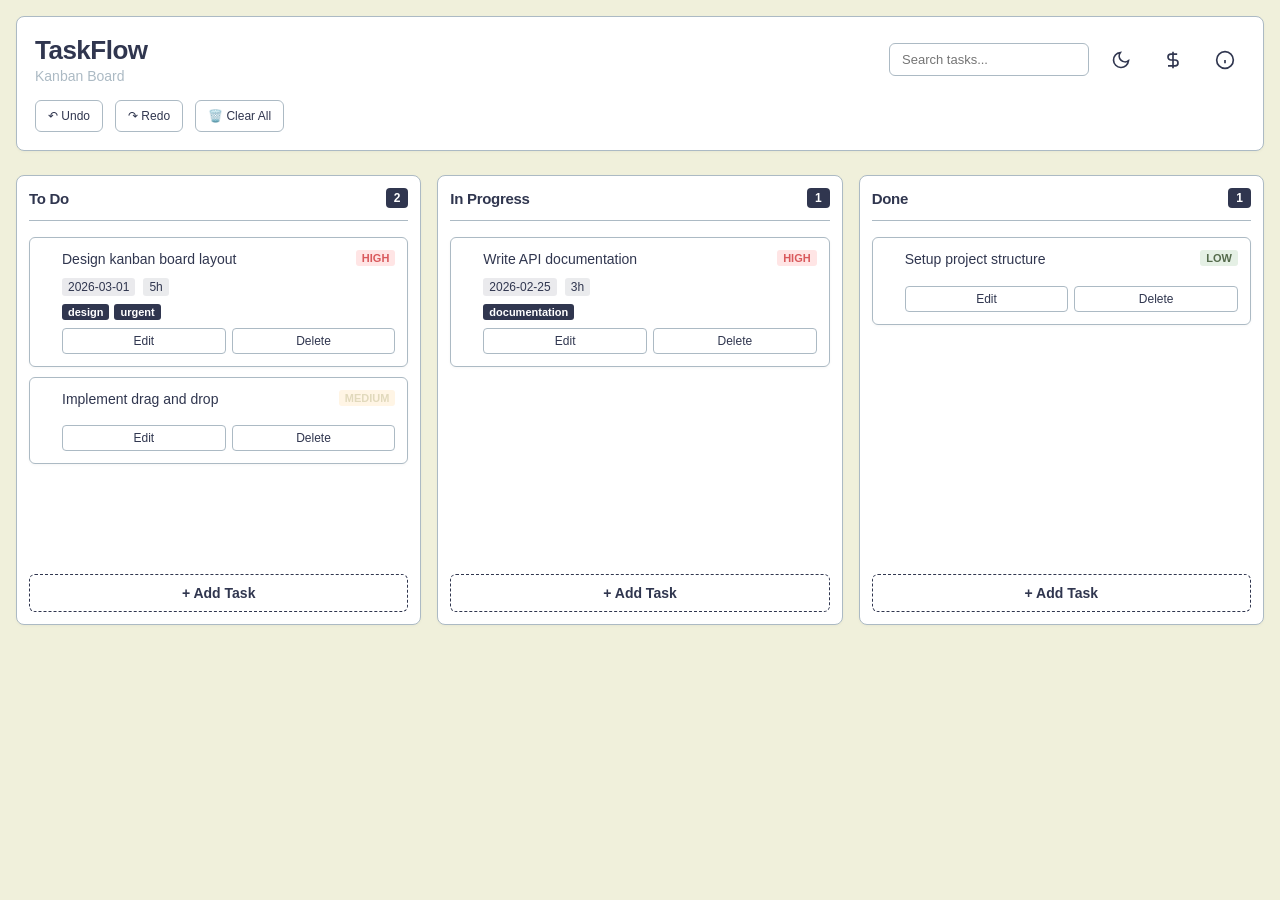
<file: index.html>
<!DOCTYPE html>
<html lang="en">
<head>
    <meta charset="UTF-8">
    <meta name="viewport" content="width=device-width, initial-scale=1.0">
    <title>TaskFlow - Professional Kanban Board</title>
    <link rel="stylesheet" href="style.css">
</head>
<body>
    <div class="container">
        <header>
            <div class="header-top">
                <div class="header-left">
                    <h1>TaskFlow</h1>
                    <p>Kanban Board</p>
                </div>
                <div class="header-right">
                    <input type="text" id="searchBox" class="search-box" placeholder="Search tasks...">
                    <button class="btn-icon" onclick="toggleDarkMode()" title="Dark Mode">
                        <svg width="20" height="20" viewBox="0 0 24 24" fill="none" stroke="currentColor" stroke-width="2">
                            <path d="M21 12.79A9 9 0 1 1 11.21 3 7 7 0 0 0 21 12.79z"></path>
                        </svg>
                    </button>
                    <button class="btn-icon" onclick="showStats()" title="Statistics">
                        <svg width="20" height="20" viewBox="0 0 24 24" fill="none" stroke="currentColor" stroke-width="2">
                            <line x1="12" y1="2" x2="12" y2="22"></line>
                            <path d="M17 5H9.5a3.5 3.5 0 0 0 0 7h5a3.5 3.5 0 0 1 0 7H6"></path>
                        </svg>
                    </button>
                    <button class="btn-icon" onclick="showHelp()" title="Help">
                        <svg width="20" height="20" viewBox="0 0 24 24" fill="none" stroke="currentColor" stroke-width="2">
                            <circle cx="12" cy="12" r="10"></circle>
                            <path d="M12 16v-4M12 8h.01"></path>
                        </svg>
                    </button>
                </div>
            </div>
            <div class="header-bottom">
                <button class="btn-undo" onclick="undo()" title="Undo">↶ Undo</button>
                <button class="btn-redo" onclick="redo()" title="Redo">↷ Redo</button>
                <button class="btn-clear-all" onclick="clearAll()" title="Clear All">🗑️ Clear All</button>
            </div>
        </header>

        <!-- Statistics Panel -->
        <div class="stats-panel" id="statsPanel">
            <button class="btn-close" onclick="hideStats()">✕</button>
            <h2>Task Statistics</h2>
            <div class="stats-grid">
                <div class="stat-card">
                    <div class="stat-value" id="totalTasks">0</div>
                    <div class="stat-label">Total</div>
                </div>
                <div class="stat-card">
                    <div class="stat-value" id="completedTasks">0</div>
                    <div class="stat-label">Done</div>
                </div>
                <div class="stat-card">
                    <div class="stat-value" id="inProgressTasks">0</div>
                    <div class="stat-label">In Progress</div>
                </div>
                <div class="stat-card">
                    <div class="stat-value" id="completionRate">0%</div>
                    <div class="stat-label">Completion Rate</div>
                </div>
            </div>
            <div class="priority-stats">
                <h3>Priority Distribution</h3>
                <div class="priority-bar">
                    <div class="priority-segment high" id="highCount"></div>
                    <div class="priority-segment medium" id="mediumCount"></div>
                    <div class="priority-segment low" id="lowCount"></div>
                </div>
                <div class="priority-legend">
                    <span>High: <span id="highLabel">0</span></span>
                    <span>Medium: <span id="mediumLabel">0</span></span>
                    <span>Low: <span id="lowLabel">0</span></span>
                </div>
            </div>
        </div>

        <!-- Kanban Board -->
        <div class="kanban">
            <!-- TO DO Column -->
            <div class="kanban-column" id="todo" ondrop="drop(event)" ondragover="allowDrop(event)">
                <div class="column-header">
                    <h3>To Do</h3>
                    <span class="task-count">0</span>
                </div>
                <div class="kanban-items" id="todo-items"></div>
                <button class="btn-add-task" onclick="addTask('todo')">+ Add Task</button>
            </div>

            <!-- DOING Column -->
            <div class="kanban-column" id="doing" ondrop="drop(event)" ondragover="allowDrop(event)">
                <div class="column-header">
                    <h3>In Progress</h3>
                    <span class="task-count">0</span>
                </div>
                <div class="kanban-items" id="doing-items"></div>
                <button class="btn-add-task" onclick="addTask('doing')">+ Add Task</button>
            </div>

            <!-- DONE Column -->
            <div class="kanban-column" id="done" ondrop="drop(event)" ondragover="allowDrop(event)">
                <div class="column-header">
                    <h3>Done</h3>
                    <span class="task-count">0</span>
                </div>
                <div class="kanban-items" id="done-items"></div>
                <button class="btn-add-task" onclick="addTask('done')">+ Add Task</button>
            </div>
        </div>
    </div>

    <!-- Task Creation/Edit Modal -->
    <div class="modal" id="taskModal">
        <div class="modal-content">
            <button class="modal-close" onclick="closeTaskModal()">✕</button>
            <h2 id="modalTitle">Create New Task</h2>
            <form onsubmit="saveTask(event)">
                <div class="form-group">
                    <label for="taskText">Task Description *</label>
                    <input type="text" id="taskText" required placeholder="What needs to be done?">
                </div>
                <div class="form-row">
                    <div class="form-group">
                        <label for="taskPriority">Priority</label>
                        <select id="taskPriority">
                            <option value="low">Low</option>
                            <option value="medium" selected>Medium</option>
                            <option value="high">High</option>
                        </select>
                    </div>
                    <div class="form-group">
                        <label for="taskDueDate">Due Date</label>
                        <input type="date" id="taskDueDate">
                    </div>
                </div>
                <div class="form-group">
                    <label for="taskDescription">Description</label>
                    <textarea id="taskDescription" placeholder="Add more details..."></textarea>
                </div>
                <div class="form-row">
                    <div class="form-group">
                        <label for="taskTags">Tags (comma-separated)</label>
                        <input type="text" id="taskTags" placeholder="bug, feature, urgent">
                    </div>
                    <div class="form-group">
                        <label for="taskEstimate">Time Estimate (hours)</label>
                        <input type="number" id="taskEstimate" min="0" step="0.5" placeholder="2.5">
                    </div>
                </div>
                <div class="modal-buttons">
                    <button type="submit" class="btn-submit">Save Task</button>
                    <button type="button" class="btn-cancel" onclick="closeTaskModal()">Cancel</button>
                </div>
            </form>
        </div>
    </div>

    <!-- Help Modal -->
    <div class="modal" id="helpModal">
        <div class="modal-content">
            <button class="modal-close" onclick="hideHelp()">✕</button>
            <h2>Keyboard Shortcuts</h2>
            <div class="help-content">
                <h3>Shortcuts</h3>
                <table class="shortcuts-table">
                    <tr><td><kbd>Ctrl + Z</kbd></td><td>Undo last action</td></tr>
                    <tr><td><kbd>Ctrl + Y</kbd></td><td>Redo last action</td></tr>
                    <tr><td><kbd>Ctrl + N</kbd></td><td>Add new task</td></tr>
                    <tr><td><kbd>Ctrl + S</kbd></td><td>Save to file</td></tr>
                    <tr><td><kbd>/</kbd></td><td>Focus search</td></tr>
                    <tr><td><kbd>Esc</kbd></td><td>Close modal/Search</td></tr>
                </table>
                <h3>Features</h3>
                <ul class="help-list">
                    <li><strong>Drag & Drop:</strong> Move tasks between columns</li>
                    <li><strong>Search:</strong> Filter tasks by text, priority, or tags</li>
                    <li><strong>Due Dates:</strong> Set deadlines for tasks</li>
                    <li><strong>Priority:</strong> Organize by high, medium, low</li>
                    <li><strong>Tags:</strong> Categorize tasks with custom tags</li>
                    <li><strong>Time Estimates:</strong> Track time allocation</li>
                    <li><strong>Dark Mode:</strong> Easy on the eyes</li>
                    <li><strong>Auto-Save:</strong> All changes saved to LocalStorage</li>
                </ul>
            </div>
        </div>
    </div>

    <!-- Toast Notification -->
    <div class="toast" id="toast"></div>

    <script src="script.js"></script>
</body>
</html>
</file>
<file: style.css>
/* ===== Global Styles ===== */
* {
    margin: 0;
    padding: 0;
    box-sizing: border-box;
}

:root {
    --primary: #30364F;
    --secondary: #ACBAC4;
    --accent: #E1D9BC;
    --bg-light: #F0F0DB;
    --text-primary: #30364F;
    --text-secondary: #ACBAC4;
    --border: #ACBAC4;
}

body {
    font-family: -apple-system, BlinkMacSystemFont, 'Segoe UI', Roboto, 'Helvetica Neue', sans-serif;
    background: var(--bg-light);
    min-height: 100vh;
    padding: 12px;
    color: var(--text-primary);
    transition: background 0.3s ease, color 0.3s ease;
    overflow-x: hidden;
    margin: 0;
}

body.dark-mode {
    background: var(--primary);
    color: var(--accent);
}

.container {
    max-width: 1600px;
    margin: 0 auto;
}

/* ===== Header ===== */
header {
    background: white;
    border: 1px solid var(--border);
    border-radius: 8px;
    padding: 12px;
    margin-bottom: 16px;
    box-shadow: 0 1px 3px rgba(0, 0, 0, 0.04);
    transition: all 0.2s ease;
}

body.dark-mode header {
    background: #40455A;
    border-color: var(--secondary);
}

.header-top {
    display: flex;
    justify-content: space-between;
    align-items: center;
    margin-bottom: 16px;
    flex-wrap: wrap;
    gap: 12px;
}

.header-left h1 {
    font-size: 20px;
    font-weight: 600;
    margin-bottom: 2px;
    letter-spacing: -0.5px;
}

.header-left p {
    font-size: 14px;
    color: var(--text-secondary);
    font-weight: 400;
}

.header-right {
    display: flex;
    gap: 12px;
    align-items: center;
}

.search-box {
    padding: 8px 12px;
    border: 1px solid var(--border);
    border-radius: 6px;
    font-size: 13px;
    width: 100%;
    max-width: 180px;
    transition: all 0.2s ease;
    background: white;
    color: var(--text-primary);
    font-family: inherit;
}

body.dark-mode .search-box {
    background: #505968;
    color: var(--accent);
    border-color: var(--secondary);
}

.search-box:focus {
    outline: none;
    border-color: var(--primary);
    box-shadow: 0 0 0 3px rgba(48, 54, 79, 0.1);
}

.btn-icon {
    background: transparent;
    border: none;
    cursor: pointer;
    padding: 8px;
    border-radius: 6px;
    transition: all 0.2s ease;
    display: flex;
    align-items: center;
    justify-content: center;
    color: var(--text-primary);
    width: 40px;
    height: 40px;
}

body.dark-mode .btn-icon {
    color: var(--accent);
}

.btn-icon:hover {
    background: var(--accent);
    color: white;
}

.btn-icon svg {
    stroke: currentColor;
}

.header-bottom {
    display: flex;
    gap: 12px;
    flex-wrap: wrap;
}

.btn-undo, .btn-redo, .btn-clear-all {
    padding: 8px 12px;
    border: 1px solid var(--border);
    background: white;
    color: var(--text-primary);
    border-radius: 6px;
    cursor: pointer;
    font-weight: 500;
    font-size: 12px;
    transition: all 0.2s ease;
}

body.dark-mode .btn-undo,
body.dark-mode .btn-redo,
body.dark-mode .btn-clear-all {
    background: #505968;
    color: var(--accent);
    border-color: var(--secondary);
}

.btn-undo:hover, .btn-redo:hover {
    background: var(--primary);
    color: white;
    border-color: var(--primary);
}

.btn-clear-all:hover {
    background: #D9595C;
    color: white;
    border-color: #D9595C;
}

/* ===== Statistics Panel ===== */
.stats-panel {
    display: none;
    position: fixed;
    bottom: 0;
    left: 0;
    right: 0;
    width: 100%;
    background: white;
    border-radius: 16px 16px 0 0;
    padding: 20px;
    box-shadow: 0 -4px 20px rgba(0, 0, 0, 0.12);
    z-index: 999;
    max-height: 85vh;
    overflow-y: auto;
    border: 1px solid var(--border);
    border-bottom: none;
    transform: translateY(100%);
    transition: transform 0.3s cubic-bezier(0.4, 0, 0.2, 1);
}

body.dark-mode .stats-panel {
    background: #40455A;
    border-color: var(--secondary);
}

.stats-panel.active {
    display: block;
    transform: translateY(0);
}

.btn-close {
    position: absolute;
    top: 12px;
    right: 12px;
    background: none;
    border: none;
    font-size: 20px;
    cursor: pointer;
    opacity: 0.6;
    transition: opacity 0.2s ease;
}

.btn-close:hover {
    opacity: 1;
}

.stats-panel h2 {
    margin-bottom: 20px;
    font-size: 18px;
    font-weight: 600;
}

.stats-grid {
    display: grid;
    grid-template-columns: 1fr 1fr;
    gap: 12px;
    margin-bottom: 20px;
}

.stat-card {
    background: var(--accent);
    color: white;
    padding: 16px;
    border-radius: 6px;
    text-align: center;
}

body.dark-mode .stat-card {
    background: #505968;
    color: var(--accent);
}

.stat-value {
    font-size: 24px;
    font-weight: 700;
    margin-bottom: 6px;
}

.stat-label {
    font-size: 12px;
    opacity: 0.8;
    text-transform: uppercase;
    letter-spacing: 0.5px;
}

.priority-stats h3 {
    margin-bottom: 12px;
    font-size: 14px;
    font-weight: 600;
}

.priority-bar {
    display: flex;
    height: 24px;
    border-radius: 4px;
    overflow: hidden;
    margin-bottom: 12px;
    gap: 0;
}

.priority-segment {
    flex: 1;
    transition: flex 0.3s ease;
}

.priority-segment.high {
    background: #D9595C;
}

.priority-segment.medium {
    background: var(--accent);
}

.priority-segment.low {
    background: var(--secondary);
}

.priority-legend {
    display: flex;
    flex-direction: column;
    gap: 8px;
    font-size: 12px;
}

/* ===== Kanban Board ===== */
.kanban {
    display: grid;
    grid-template-columns: 1fr;
    gap: 12px;
    margin-bottom: 60px;
}

/* ===== Kanban Column ===== */
.kanban-column {
    background: white;
    border-radius: 8px;
    padding: 12px;
    box-shadow: 0 1px 3px rgba(0, 0, 0, 0.04);
    border: 1px solid var(--border);
    min-height: 350px;
    display: flex;
    flex-direction: column;
    transition: all 0.2s ease;
}

body.dark-mode .kanban-column {
    background: #40455A;
    border-color: var(--secondary);
    box-shadow: 0 2px 8px rgba(0, 0, 0, 0.2);
}

.kanban-column:hover {
    box-shadow: 0 4px 12px rgba(0, 0, 0, 0.08);
}

.kanban-column.drag-over {
    background: var(--accent);
    border-color: var(--primary);
    border-style: dashed;
}

/* ===== Column Header ===== */
.column-header {
    display: flex;
    justify-content: space-between;
    align-items: center;
    margin-bottom: 16px;
    padding-bottom: 12px;
    border-bottom: 1px solid var(--border);
}

body.dark-mode .column-header {
    border-color: var(--secondary);
}

.column-header h3 {
    font-size: 15px;
    color: var(--text-primary);
    font-weight: 600;
    letter-spacing: -0.3px;
}

body.dark-mode .column-header h3 {
    color: var(--accent);
}

.task-count {
    background: var(--primary);
    color: white;
    padding: 3px 8px;
    border-radius: 4px;
    font-size: 12px;
    font-weight: 600;
}

/* ===== Kanban Items Container ===== */
.kanban-items {
    flex: 1;
    min-height: 200px;
    margin-bottom: 12px;
    display: flex;
    flex-direction: column;
    gap: 10px;
}

.kanban-items.empty {
    border: 1px dashed var(--border);
    border-radius: 6px;
    padding: 16px;
    display: flex;
    align-items: center;
    justify-content: center;
    color: var(--text-secondary);
    font-size: 13px;
}

body.dark-mode .kanban-items.empty {
    border-color: var(--secondary);
    color: var(--secondary);
}

/* ===== Task Card ===== */
.task-card {
    background: white;
    border: 1px solid var(--border);
    border-radius: 6px;
    padding: 12px;
    cursor: move;
    transition: all 0.2s ease;
    user-select: none;
    box-shadow: 0 1px 3px rgba(0, 0, 0, 0.04);
}

body.dark-mode .task-card {
    background: #505968;
    color: var(--accent);
    border-color: var(--secondary);
}

.task-card:hover {
    box-shadow: 0 2px 6px rgba(0, 0, 0, 0.08);
    border-color: var(--primary);
}

.task-card.dragging {
    opacity: 0.6;
    transform: scale(0.98);
}

.task-drag-handle {
    position: absolute;
    left: 6px;
    top: 50%;
    transform: translateY(-50%);
    cursor: grab;
    opacity: 0;
    font-size: 16px;
    transition: opacity 0.2s ease;
    color: var(--text-secondary);
}

.task-card:hover .task-drag-handle {
    opacity: 0.4;
}

.task-card-header {
    display: flex;
    justify-content: space-between;
    align-items: flex-start;
    margin-bottom: 8px;
    gap: 8px;
    padding-left: 20px;
}

.task-text {
    flex: 1;
    color: var(--text-primary);
    font-weight: 500;
    line-height: 1.4;
    word-wrap: break-word;
    font-size: 14px;
}

body.dark-mode .task-text {
    color: var(--accent);
}

.task-priority {
    padding: 2px 6px;
    border-radius: 3px;
    font-size: 11px;
    font-weight: 600;
    text-transform: uppercase;
    flex-shrink: 0;
}

.priority-high {
    background: #FFE5E5;
    color: #D9595C;
}

.priority-medium {
    background: #FFF5E5;
    color: var(--accent);
}

.priority-low {
    background: #E5F0E5;
    color: #556B4C;
}

.task-meta {
    display: flex;
    gap: 8px;
    font-size: 12px;
    margin: 8px 0;
    flex-wrap: wrap;
    padding-left: 20px;
}

.task-due-date {
    padding: 2px 6px;
    background: rgba(48, 54, 79, 0.1);
    border-radius: 3px;
    color: var(--primary);
}

body.dark-mode .task-due-date {
    background: rgba(225, 217, 188, 0.1);
    color: var(--accent);
}

.task-estimate {
    padding: 2px 6px;
    background: rgba(48, 54, 79, 0.1);
    border-radius: 3px;
    color: var(--primary);
}

body.dark-mode .task-estimate {
    background: rgba(225, 217, 188, 0.1);
    color: var(--accent);
}

.task-tags {
    display: flex;
    gap: 5px;
    flex-wrap: wrap;
    padding-left: 20px;
}

.task-tag {
    padding: 2px 6px;
    background: var(--primary);
    color: white;
    border-radius: 3px;
    font-size: 11px;
    font-weight: 600;
}

.task-actions {
    display: flex;
    gap: 6px;
    margin-top: 8px;
    padding-left: 20px;
}

.task-actions button {
    flex: 1;
    padding: 5px 8px;
    border: 1px solid var(--border);
    border-radius: 4px;
    font-size: 12px;
    cursor: pointer;
    transition: all 0.2s ease;
    font-weight: 500;
    background: white;
    color: var(--text-primary);
}

body.dark-mode .task-actions button {
    background: #505968;
    color: var(--accent);
    border-color: var(--secondary);
}

.btn-edit {
    background: white;
    color: var(--primary);
    border-color: var(--primary);
}

body.dark-mode .btn-edit {
    background: #505968;
    color: var(--accent);
}

.btn-edit:hover {
    background: var(--primary);
    color: white;
}

.btn-delete {
    background: white;
    color: #D9595C;
    border-color: #D9595C;
}

body.dark-mode .btn-delete {
    background: #505968;
    color: #FFB5B7;
}

.btn-delete:hover {
    background: #D9595C;
    color: white;
}

/* ===== Add Task Button ===== */
.btn-add-task {
    width: 100%;
    padding: 10px;
    border: 1px dashed var(--primary);
    background: transparent;
    color: var(--primary);
    border-radius: 6px;
    font-size: 14px;
    font-weight: 600;
    cursor: pointer;
    transition: all 0.2s ease;
}

body.dark-mode .btn-add-task {
    border-color: var(--accent);
    color: var(--accent);
}

.btn-add-task:hover {
    background: var(--primary);
    color: white;
    border-style: solid;
}

/* ===== Modal Dialog ===== */
.modal {
    display: none;
    position: fixed;
    z-index: 1000;
    left: 0;
    top: 0;
    width: 100%;
    height: 100%;
    background-color: rgba(48, 54, 79, 0.4);
    overflow-y: auto;
}

.modal.active {
    display: flex;
    align-items: center;
    justify-content: center;
}

.modal-content {
    background: white;
    color: var(--text-primary);
    padding: 28px;
    border-radius: 8px;
    box-shadow: 0 10px 32px rgba(0, 0, 0, 0.1);
    width: 90%;
    max-width: 520px;
    position: relative;
    border: 1px solid var(--border);
}

body.dark-mode .modal-content {
    background: #40455A;
    color: var(--accent);
    border-color: var(--secondary);
    box-shadow: 0 10px 32px rgba(0, 0, 0, 0.3);
}

.modal-close {
    position: absolute;
    top: 12px;
    right: 12px;
    background: none;
    border: none;
    font-size: 20px;
    cursor: pointer;
    opacity: 0.6;
    transition: opacity 0.2s ease;
}

.modal-close:hover {
    opacity: 1;
}

.modal-content h2 {
    margin-bottom: 20px;
    font-size: 18px;
    font-weight: 600;
}

.form-group {
    margin-bottom: 16px;
}

.form-row {
    display: grid;
    grid-template-columns: 1fr 1fr;
    gap: 16px;
}

.form-group label {
    display: block;
    margin-bottom: 6px;
    color: var(--text-primary);
    font-weight: 600;
    font-size: 13px;
    text-transform: uppercase;
    letter-spacing: 0.5px;
}

body.dark-mode .form-group label {
    color: var(--accent);
}

.form-group input,
.form-group select,
.form-group textarea {
    width: 100%;
    padding: 10px 12px;
    border: 1px solid var(--border);
    border-radius: 6px;
    font-size: 14px;
    transition: border-color 0.2s ease;
    background: white;
    color: var(--text-primary);
    font-family: inherit;
}

body.dark-mode .form-group input,
body.dark-mode .form-group select,
body.dark-mode .form-group textarea {
    background: #505968;
    color: var(--accent);
    border-color: var(--secondary);
}

.form-group input:focus,
.form-group select:focus,
.form-group textarea:focus {
    outline: none;
    border-color: var(--primary);
    box-shadow: 0 0 0 3px rgba(48, 54, 79, 0.1);
}

.form-group textarea {
    resize: vertical;
    min-height: 100px;
}

.modal-buttons {
    display: flex;
    gap: 12px;
    margin-top: 24px;
}

.btn-submit,
.btn-cancel {
    flex: 1;
    padding: 10px;
    border: 1px solid var(--border);
    border-radius: 6px;
    font-size: 14px;
    font-weight: 600;
    cursor: pointer;
    transition: all 0.2s ease;
}

.btn-submit {
    background: var(--primary);
    color: white;
    border-color: var(--primary);
}

.btn-submit:hover {
    background: #2A2E45;
    border-color: #2A2E45;
}

.btn-cancel {
    background: white;
    color: var(--text-primary);
    border-color: var(--border);
}

body.dark-mode .btn-cancel {
    background: #505968;
    color: var(--accent);
    border-color: var(--secondary);
}

.btn-cancel:hover {
    background: var(--border);
}

/* ===== Help Modal ===== */
.help-content {
    max-height: 400px;
    overflow-y: auto;
}

.help-content h3 {
    margin-top: 16px;
    margin-bottom: 12px;
    font-size: 14px;
    font-weight: 600;
}

.shortcuts-table {
    width: 100%;
    border-collapse: collapse;
    margin-bottom: 16px;
    font-size: 13px;
}

.shortcuts-table td {
    padding: 8px;
    border-bottom: 1px solid var(--border);
}

body.dark-mode .shortcuts-table td {
    border-color: var(--secondary);
}

.shortcuts-table td:first-child {
    width: 100px;
    font-weight: 600;
}

kbd {
    background: var(--accent);
    padding: 2px 5px;
    border-radius: 3px;
    font-family: monospace;
    font-size: 12px;
    font-weight: 600;
    color: white;
}

body.dark-mode kbd {
    background: var(--secondary);
    color: white;
}

.help-list {
    list-style: none;
    padding: 0;
    font-size: 13px;
}

.help-list li {
    padding: 8px 0;
    border-bottom: 1px solid var(--border);
}

body.dark-mode .help-list li {
    border-color: var(--secondary);
}

.help-list li:last-child {
    border: none;
}

/* ===== Toast Notification ===== */
.toast {
    display: none;
    position: fixed;
    bottom: 24px;
    right: 24px;
    background: var(--primary);
    color: white;
    padding: 12px 16px;
    border-radius: 6px;
    box-shadow: 0 4px 12px rgba(0, 0, 0, 0.15);
    z-index: 2000;
    font-size: 14px;
    font-weight: 500;
}

.toast.active {
    display: block;
}

/* ===== Animations ===== */
@keyframes slideDown {
    from {
        opacity: 0;
        transform: translateY(-10px);
    }
    to {
        opacity: 1;
        transform: translateY(0);
    }
}

@keyframes slideUp {
    from {
        opacity: 0;
        transform: translateY(10px);
    }
    to {
        opacity: 1;
        transform: translateY(0);
    }
}

@keyframes slideInRight {
    from {
        opacity: 0;
        transform: translateX(30px);
    }
    to {
        opacity: 1;
        transform: translateX(0);
    }
}

@keyframes slideInUp {
    from {
        opacity: 0;
        transform: translateY(30px);
    }
    to {
        opacity: 1;
        transform: translateY(0);
    }
}

@keyframes fadeIn {
    from {
        opacity: 0;
    }
    to {
        opacity: 1;
    }
}

/* ===== Scrollbar Styling ===== */
::-webkit-scrollbar {
    width: 6px;
}

::-webkit-scrollbar-track {
    background: transparent;
}

::-webkit-scrollbar-thumb {
    background: var(--secondary);
    border-radius: 3px;
}

::-webkit-scrollbar-thumb:hover {
    background: var(--primary);
}

/* ===== Responsive Design ===== */

/* Base Mobile First (< 480px) */
@media (max-width: 479px) {
    body {
        padding: 8px;
    }

    .container {
        max-width: 100%;
    }

    header {
        padding: 10px;
        margin-bottom: 12px;
    }

    .header-top {
        flex-direction: column;
        gap: 8px;
    }

    .header-left h1 {
        font-size: 18px;
        margin-bottom: 2px;
    }

    .header-left p {
        font-size: 11px;
    }

    .header-right {
        flex-wrap: wrap;
        gap: 6px;
    }

    .search-box {
        max-width: 100%;
        width: 100%;
        font-size: 12px;
    }

    .btn-icon {
        width: 32px;
        height: 32px;
    }

    .btn-undo, .btn-redo, .btn-clear-all {
        padding: 6px 10px;
        font-size: 11px;
    }

    .kanban {
        gap: 10px;
        margin-bottom: 50px;
    }

    .kanban-column {
        min-height: 300px;
        padding: 10px;
    }

    .column-header h3 {
        font-size: 13px;
    }

    .task-card {
        padding: 10px;
    }

    .task-text {
        font-size: 12px;
    }

    .btn-add-task {
        padding: 8px 10px;
        font-size: 12px;
    }

    .form-row {
        grid-template-columns: 1fr;
    }

    .modal-content {
        width: 95%;
        padding: 14px;
    }

    .stats-grid {
        grid-template-columns: 1fr;
        gap: 10px;
    }
}

/* Small Devices (480px - 767px) */
@media (min-width: 480px) and (max-width: 767px) {
    body {
        padding: 10px;
    }

    header {
        padding: 12px;
        margin-bottom: 14px;
    }

    .header-top {
        flex-direction: column;
        gap: 10px;
    }

    .header-left h1 {
        font-size: 20px;
    }

    .search-box {
        width: 100%;
        max-width: 100%;
    }

    .kanban {
        grid-template-columns: 1fr;
        gap: 12px;
        margin-bottom: 55px;
    }

    .kanban-column {
        min-height: 350px;
    }

    .form-row {
        grid-template-columns: 1fr;
    }

    .modal-content {
        width: 90%;
        max-width: 100%;
    }

    .stats-grid {
        grid-template-columns: 1fr 1fr;
    }
}

/* Tablets (768px - 1023px) */
@media (min-width: 768px) and (max-width: 1023px) {
    body {
        padding: 14px;
    }

    header {
        padding: 14px;
        margin-bottom: 18px;
    }

    .header-left h1 {
        font-size: 22px;
    }

    .search-box {
        width: 160px;
    }

    .kanban {
        grid-template-columns: repeat(2, 1fr);
        gap: 14px;
        margin-bottom: 40px;
    }

    .kanban-column {
        min-height: 400px;
    }

    .form-row {
        grid-template-columns: 1fr 1fr;
    }

    .modal-content {
        width: 85%;
        max-width: 500px;
    }

    .stats-panel {
        width: 100%;
    }

    .stats-grid {
        grid-template-columns: 1fr 1fr;
    }
}

/* Desktop (1024px+) */
@media (min-width: 1024px) {
    body {
        padding: 16px;
    }

    header {
        padding: 18px;
        margin-bottom: 24px;
    }

    .header-left h1 {
        font-size: 26px;
    }

    .search-box {
        width: 200px;
        max-width: 200px;
    }

    .kanban {
        grid-template-columns: repeat(3, 1fr);
        gap: 16px;
        margin-bottom: 40px;
    }

    .kanban-column {
        min-height: 450px;
    }

    .form-row {
        grid-template-columns: 1fr 1fr;
    }

    .modal-content {
        width: 600px;
    }

    /* Stats panel on right for desktop */
    .stats-panel {
        position: fixed;
        right: 20px;
        bottom: auto;
        top: 120px;
        left: auto;
        width: 300px;
        border-radius: 8px;
        transform: translateY(0);
        border-bottom: 1px solid var(--border);
        padding: 18px;
    }

    .stats-panel.active {
        display: block;
    }

    .stats-grid {
        grid-template-columns: 1fr 1fr;
    }
}
</file>
